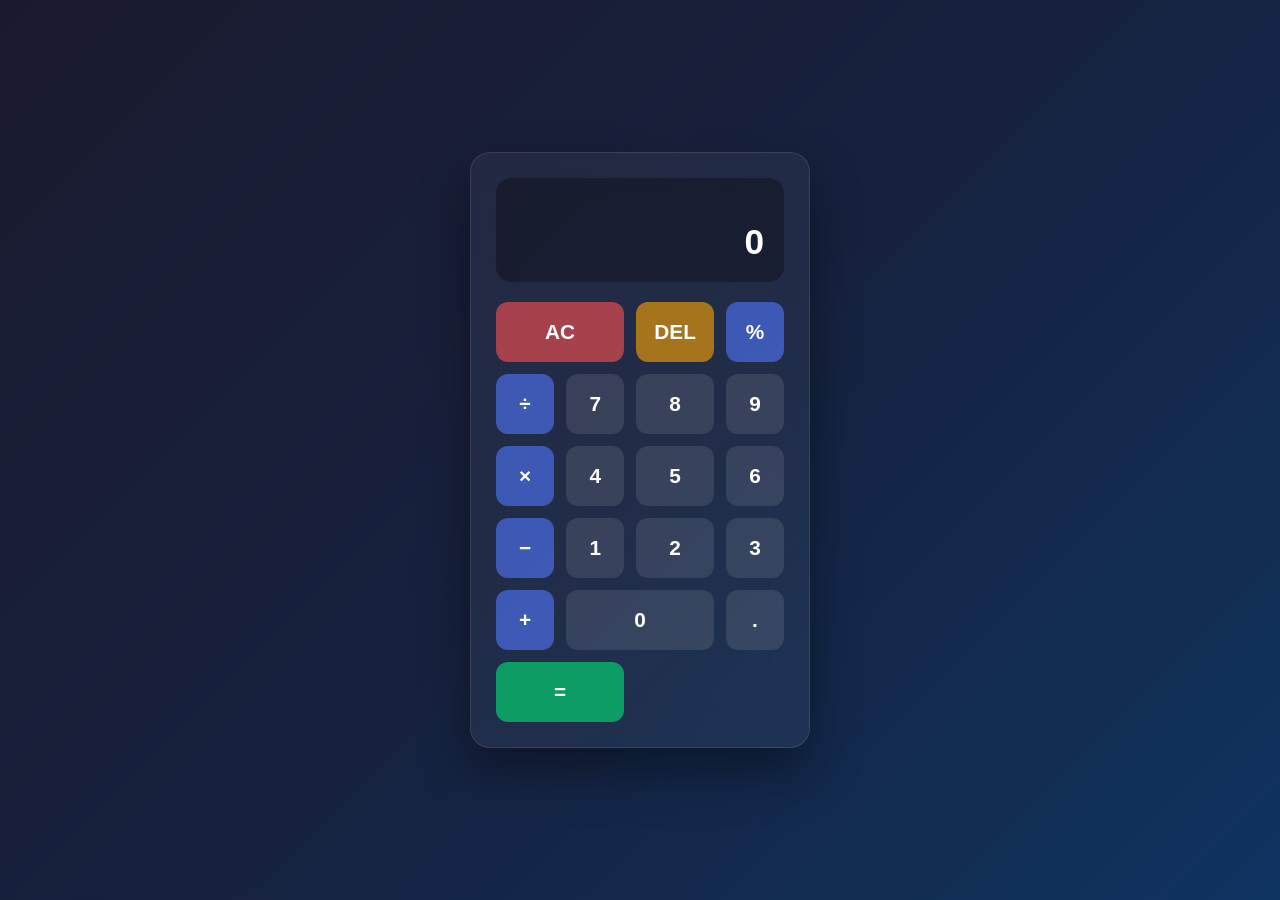
<file: Task2_Calculator/index.html>
<!DOCTYPE html>
<html lang="en">
<head>
    <meta charset="UTF-8">
    <meta name="viewport" content="width=device-width, initial-scale=1.0">
    <title>Calculator</title>
    <link rel="stylesheet" href="styles.css">
</head>
<body>
    <div class="calculator">
        <div class="display">
            <div class="previous-operand" id="previousOperand"></div>
            <div class="current-operand" id="currentOperand">0</div>
        </div>
        <div class="buttons">
            <button class="btn clear" data-action="clear">AC</button>
            <button class="btn delete" data-action="delete">DEL</button>
            <button class="btn operator" data-action="operator" data-value="%">%</button>
            <button class="btn operator" data-action="operator" data-value="/">&divide;</button>

            <button class="btn number" data-action="number" data-value="7">7</button>
            <button class="btn number" data-action="number" data-value="8">8</button>
            <button class="btn number" data-action="number" data-value="9">9</button>
            <button class="btn operator" data-action="operator" data-value="*">&times;</button>

            <button class="btn number" data-action="number" data-value="4">4</button>
            <button class="btn number" data-action="number" data-value="5">5</button>
            <button class="btn number" data-action="number" data-value="6">6</button>
            <button class="btn operator" data-action="operator" data-value="-">&minus;</button>

            <button class="btn number" data-action="number" data-value="1">1</button>
            <button class="btn number" data-action="number" data-value="2">2</button>
            <button class="btn number" data-action="number" data-value="3">3</button>
            <button class="btn operator" data-action="operator" data-value="+">+</button>

            <button class="btn number zero" data-action="number" data-value="0">0</button>
            <button class="btn number" data-action="number" data-value=".">.</button>
            <button class="btn equals" data-action="equals">=</button>
        </div>
    </div>
    <script src="script.js"></script>
</body>
</html>
</file>
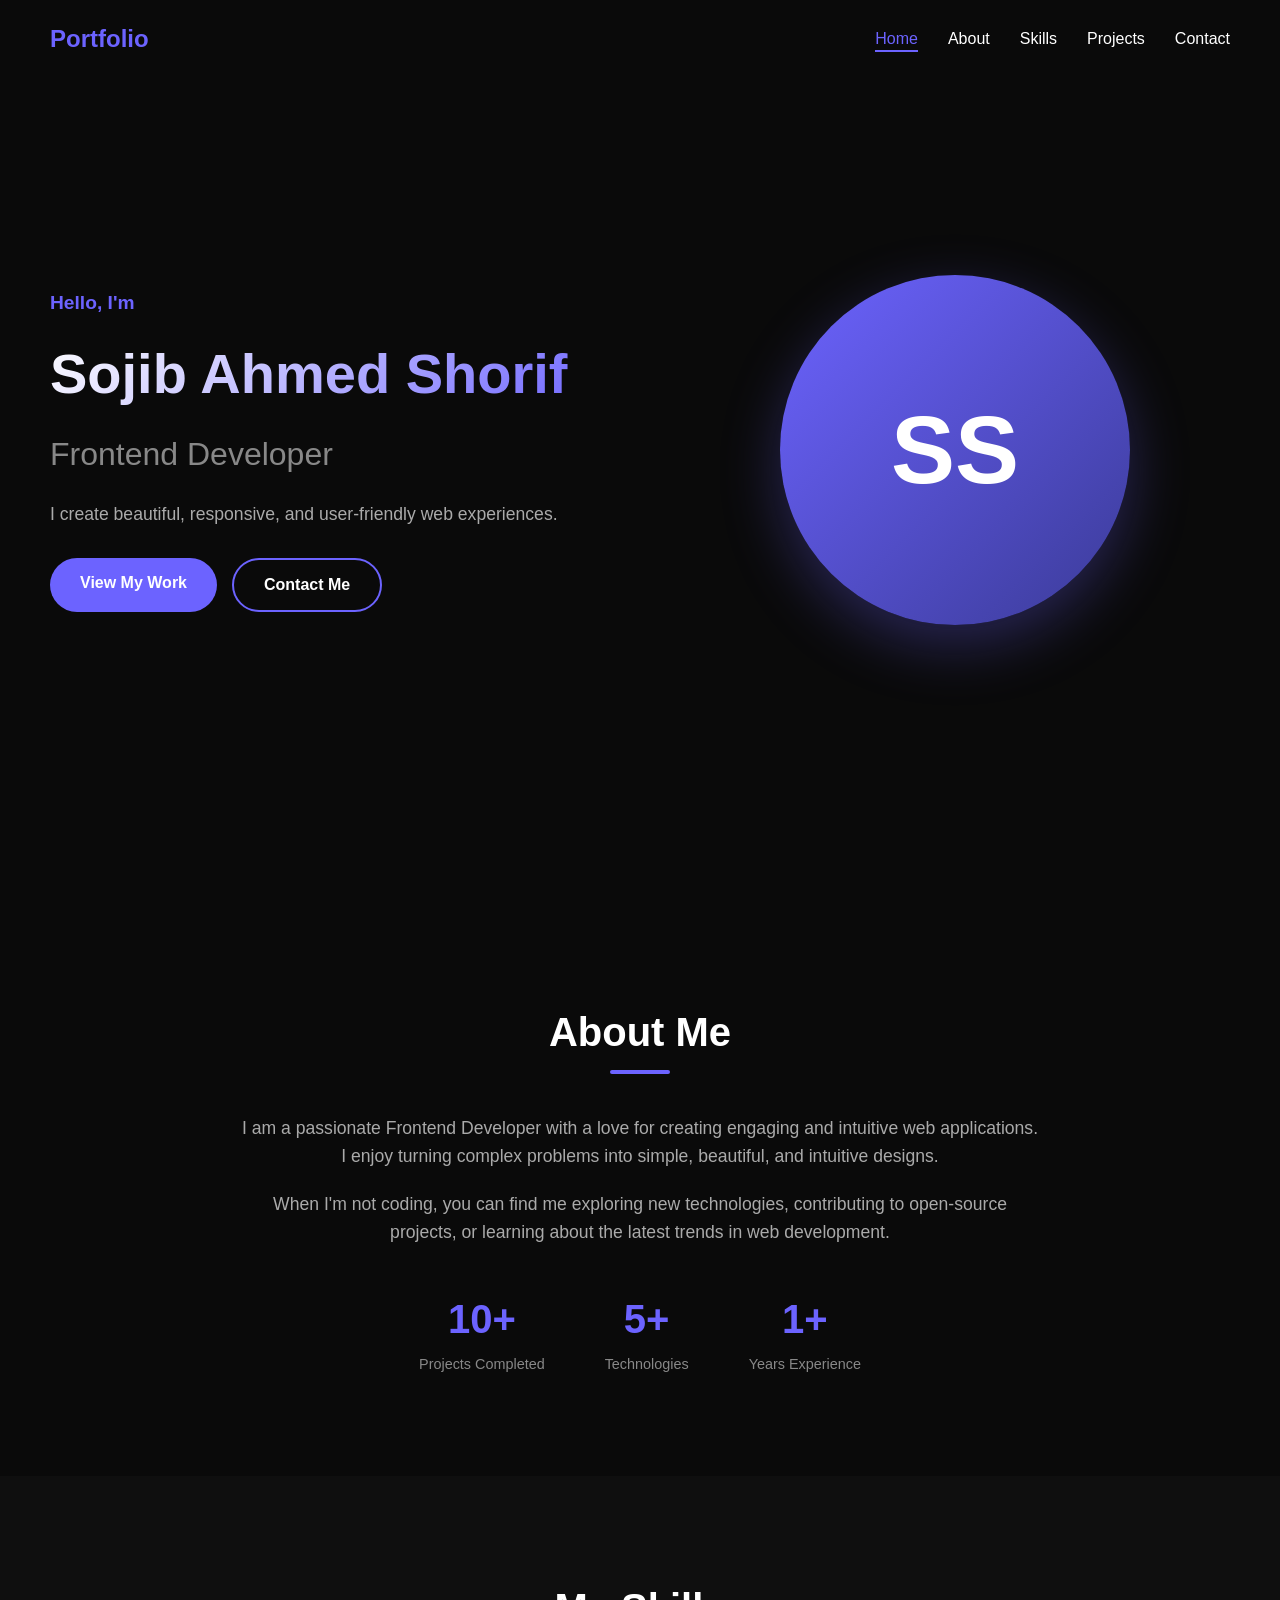
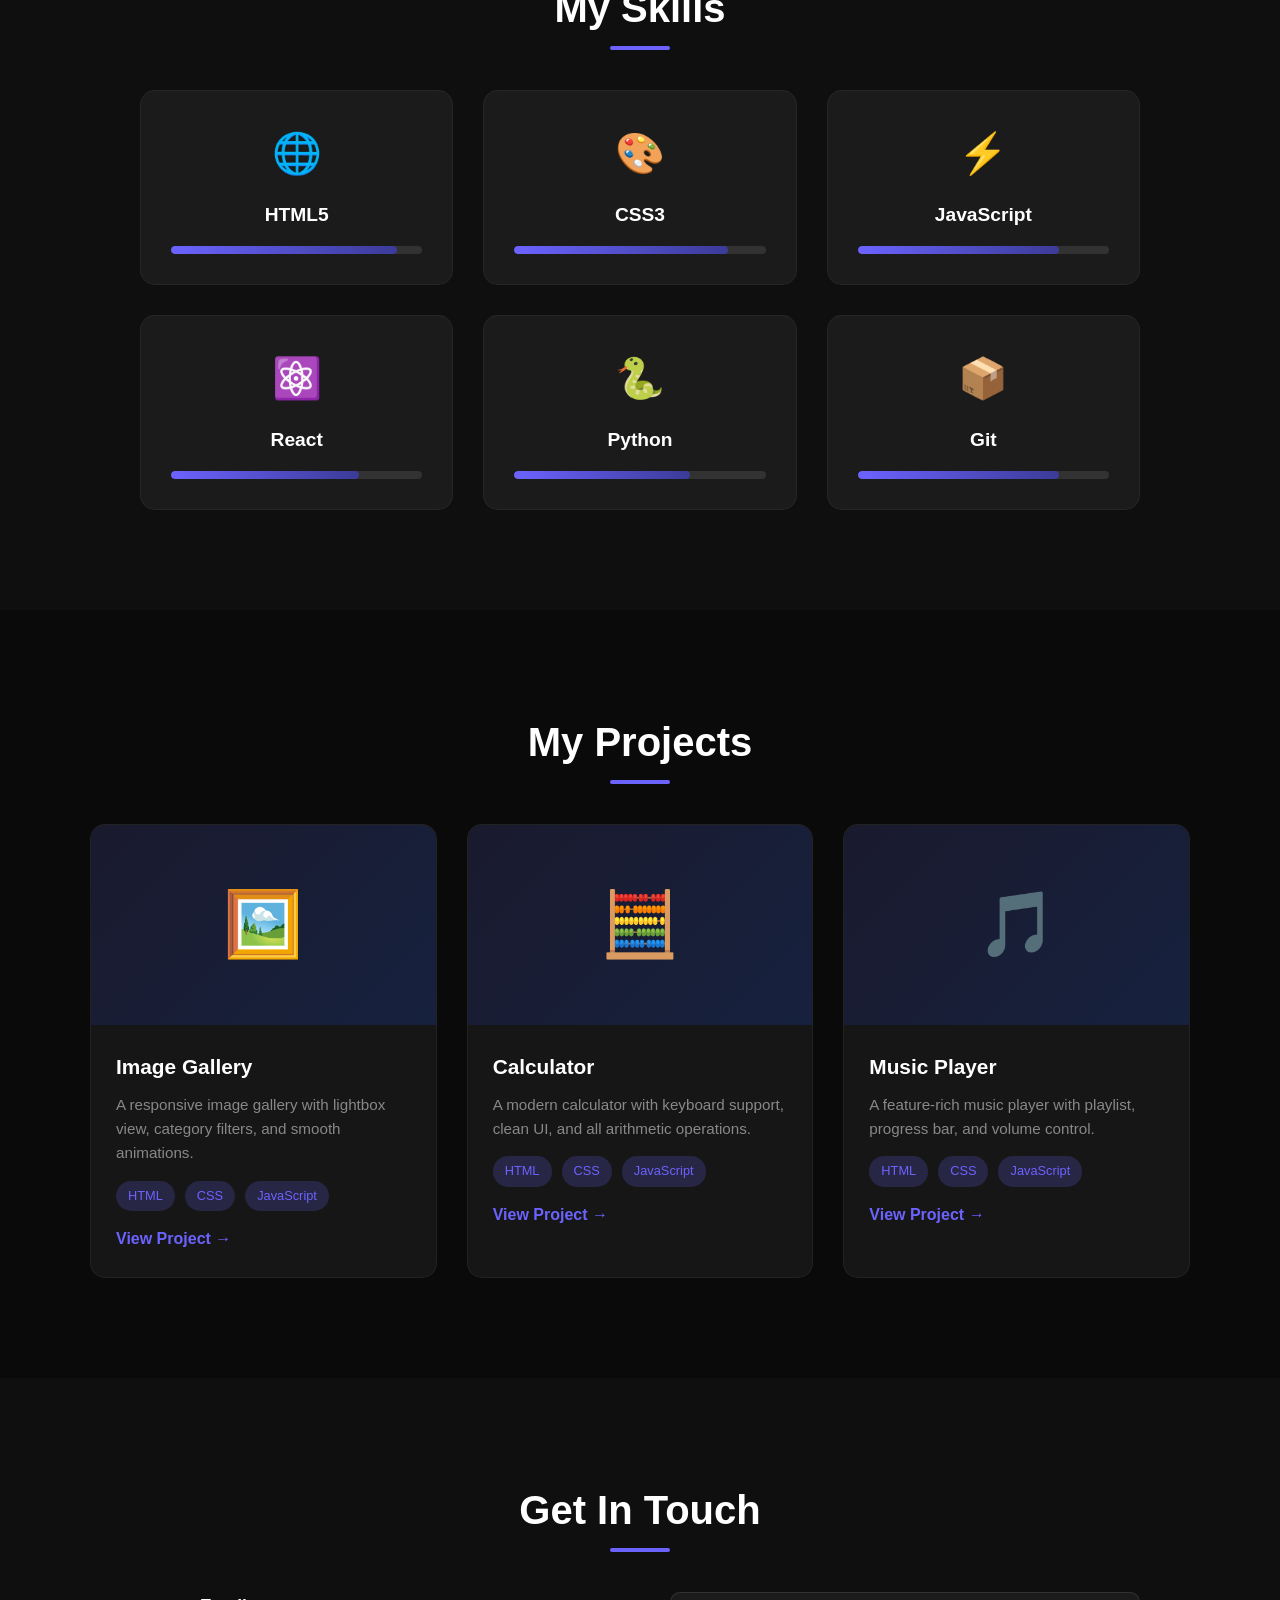
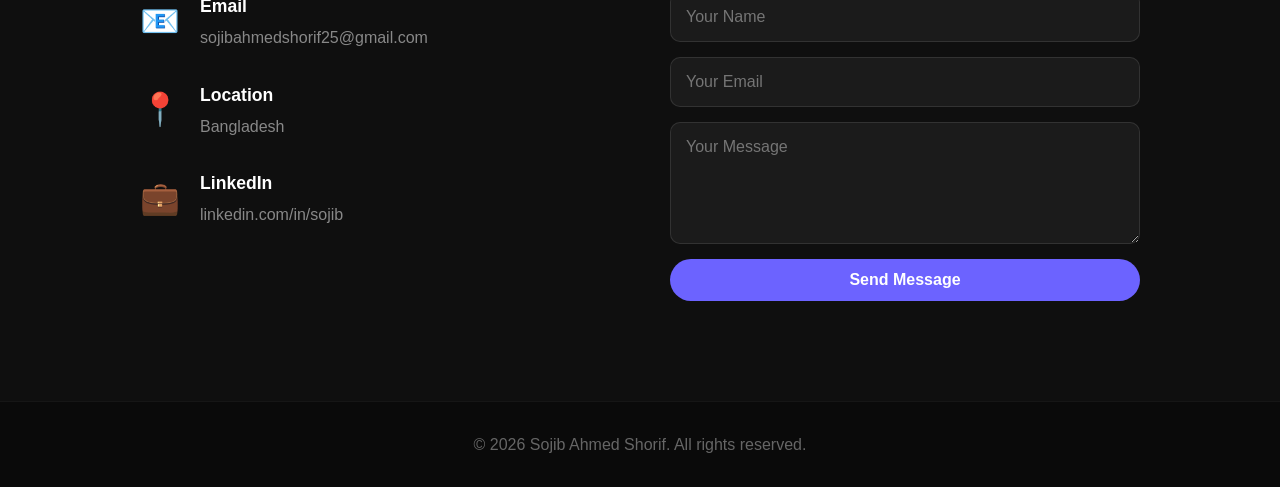
<file: Task3_Portfolio/index.html>
<!DOCTYPE html>
<html lang="en">
<head>
    <meta charset="UTF-8">
    <meta name="viewport" content="width=device-width, initial-scale=1.0">
    <title>Portfolio - Sojib Ahmed Shorif</title>
    <link rel="stylesheet" href="styles.css">
</head>
<body>
    <nav class="navbar" id="navbar">
        <div class="nav-brand">Portfolio</div>
        <ul class="nav-links">
            <li><a href="#home" class="nav-link active">Home</a></li>
            <li><a href="#about" class="nav-link">About</a></li>
            <li><a href="#skills" class="nav-link">Skills</a></li>
            <li><a href="#projects" class="nav-link">Projects</a></li>
            <li><a href="#contact" class="nav-link">Contact</a></li>
        </ul>
        <div class="hamburger" id="hamburger">
            <span></span>
            <span></span>
            <span></span>
        </div>
    </nav>

    <section class="hero" id="home">
        <div class="hero-content">
            <p class="greeting">Hello, I'm</p>
            <h1 class="name">Sojib Ahmed Shorif</h1>
            <h2 class="title">Frontend Developer</h2>
            <p class="description">I create beautiful, responsive, and user-friendly web experiences.</p>
            <div class="hero-buttons">
                <a href="#projects" class="btn btn-primary">View My Work</a>
                <a href="#contact" class="btn btn-secondary">Contact Me</a>
            </div>
        </div>
        <div class="hero-image">
            <div class="profile-circle">
                <span>SS</span>
            </div>
        </div>
    </section>

    <section class="about" id="about">
        <h2 class="section-title">About Me</h2>
        <div class="about-content">
            <div class="about-text">
                <p>I am a passionate Frontend Developer with a love for creating engaging and intuitive web applications. I enjoy turning complex problems into simple, beautiful, and intuitive designs.</p>
                <p>When I'm not coding, you can find me exploring new technologies, contributing to open-source projects, or learning about the latest trends in web development.</p>
                <div class="about-stats">
                    <div class="stat">
                        <span class="stat-number">10+</span>
                        <span class="stat-label">Projects Completed</span>
                    </div>
                    <div class="stat">
                        <span class="stat-number">5+</span>
                        <span class="stat-label">Technologies</span>
                    </div>
                    <div class="stat">
                        <span class="stat-number">1+</span>
                        <span class="stat-label">Years Experience</span>
                    </div>
                </div>
            </div>
        </div>
    </section>

    <section class="skills" id="skills">
        <h2 class="section-title">My Skills</h2>
        <div class="skills-grid">
            <div class="skill-card">
                <div class="skill-icon">🌐</div>
                <h3>HTML5</h3>
                <div class="skill-bar">
                    <div class="skill-progress" data-progress="90"></div>
                </div>
            </div>
            <div class="skill-card">
                <div class="skill-icon">🎨</div>
                <h3>CSS3</h3>
                <div class="skill-bar">
                    <div class="skill-progress" data-progress="85"></div>
                </div>
            </div>
            <div class="skill-card">
                <div class="skill-icon">⚡</div>
                <h3>JavaScript</h3>
                <div class="skill-bar">
                    <div class="skill-progress" data-progress="80"></div>
                </div>
            </div>
            <div class="skill-card">
                <div class="skill-icon">⚛️</div>
                <h3>React</h3>
                <div class="skill-bar">
                    <div class="skill-progress" data-progress="75"></div>
                </div>
            </div>
            <div class="skill-card">
                <div class="skill-icon">🐍</div>
                <h3>Python</h3>
                <div class="skill-bar">
                    <div class="skill-progress" data-progress="70"></div>
                </div>
            </div>
            <div class="skill-card">
                <div class="skill-icon">📦</div>
                <h3>Git</h3>
                <div class="skill-bar">
                    <div class="skill-progress" data-progress="80"></div>
                </div>
            </div>
        </div>
    </section>

    <section class="projects" id="projects">
        <h2 class="section-title">My Projects</h2>
        <div class="projects-grid">
            <div class="project-card">
                <div class="project-image">
                    <div class="project-placeholder">🖼️</div>
                </div>
                <div class="project-info">
                    <h3>Image Gallery</h3>
                    <p>A responsive image gallery with lightbox view, category filters, and smooth animations.</p>
                    <div class="project-tags">
                        <span>HTML</span>
                        <span>CSS</span>
                        <span>JavaScript</span>
                    </div>
                    <a href="#" class="project-link">View Project →</a>
                </div>
            </div>
            <div class="project-card">
                <div class="project-image">
                    <div class="project-placeholder">🧮</div>
                </div>
                <div class="project-info">
                    <h3>Calculator</h3>
                    <p>A modern calculator with keyboard support, clean UI, and all arithmetic operations.</p>
                    <div class="project-tags">
                        <span>HTML</span>
                        <span>CSS</span>
                        <span>JavaScript</span>
                    </div>
                    <a href="#" class="project-link">View Project →</a>
                </div>
            </div>
            <div class="project-card">
                <div class="project-image">
                    <div class="project-placeholder">🎵</div>
                </div>
                <div class="project-info">
                    <h3>Music Player</h3>
                    <p>A feature-rich music player with playlist, progress bar, and volume control.</p>
                    <div class="project-tags">
                        <span>HTML</span>
                        <span>CSS</span>
                        <span>JavaScript</span>
                    </div>
                    <a href="#" class="project-link">View Project →</a>
                </div>
            </div>
        </div>
    </section>

    <section class="contact" id="contact">
        <h2 class="section-title">Get In Touch</h2>
        <div class="contact-content">
            <div class="contact-info">
                <div class="contact-item">
                    <span class="contact-icon">📧</span>
                    <div>
                        <h3>Email</h3>
                        <p>sojibahmedshorif25@gmail.com</p>
                    </div>
                </div>
                <div class="contact-item">
                    <span class="contact-icon">📍</span>
                    <div>
                        <h3>Location</h3>
                        <p>Bangladesh</p>
                    </div>
                </div>
                <div class="contact-item">
                    <span class="contact-icon">💼</span>
                    <div>
                        <h3>LinkedIn</h3>
                        <p>linkedin.com/in/sojib</p>
                    </div>
                </div>
            </div>
            <form class="contact-form" id="contactForm">
                <input type="text" placeholder="Your Name" required>
                <input type="email" placeholder="Your Email" required>
                <textarea placeholder="Your Message" rows="5" required></textarea>
                <button type="submit" class="btn btn-primary">Send Message</button>
            </form>
        </div>
    </section>

    <footer class="footer">
        <p>&copy; 2026 Sojib Ahmed Shorif. All rights reserved.</p>
    </footer>

    <script src="script.js"></script>
</body>
</html>
</file>
<file: Task2_Calculator/styles.css>
* {
    margin: 0;
    padding: 0;
    box-sizing: border-box;
}

body {
    display: flex;
    justify-content: center;
    align-items: center;
    min-height: 100vh;
    background: linear-gradient(135deg, #1a1a2e, #16213e, #0f3460);
    font-family: 'Segoe UI', Tahoma, Geneva, Verdana, sans-serif;
}

.calculator {
    background: rgba(255, 255, 255, 0.05);
    backdrop-filter: blur(20px);
    border-radius: 20px;
    padding: 25px;
    box-shadow: 0 25px 50px rgba(0, 0, 0, 0.4);
    border: 1px solid rgba(255, 255, 255, 0.1);
    width: 340px;
}

.display {
    background: rgba(0, 0, 0, 0.3);
    border-radius: 15px;
    padding: 20px;
    margin-bottom: 20px;
    min-height: 90px;
    display: flex;
    flex-direction: column;
    justify-content: flex-end;
    align-items: flex-end;
    word-break: break-all;
}

.previous-operand {
    color: rgba(255, 255, 255, 0.5);
    font-size: 1rem;
    min-height: 24px;
}

.current-operand {
    color: #fff;
    font-size: 2.2rem;
    font-weight: 600;
}

.buttons {
    display: grid;
    grid-template-columns: repeat(4, 1fr);
    gap: 12px;
}

.btn {
    padding: 18px;
    font-size: 1.3rem;
    border: none;
    border-radius: 12px;
    cursor: pointer;
    transition: all 0.2s ease;
    font-weight: 600;
}

.btn:hover {
    transform: translateY(-2px);
    box-shadow: 0 5px 15px rgba(0, 0, 0, 0.3);
}

.btn:active {
    transform: translateY(0);
}

.number {
    background: rgba(255, 255, 255, 0.1);
    color: #fff;
}

.number:hover {
    background: rgba(255, 255, 255, 0.2);
}

.operator {
    background: rgba(83, 120, 255, 0.6);
    color: #fff;
}

.operator:hover {
    background: rgba(83, 120, 255, 0.8);
}

.clear {
    background: rgba(255, 82, 82, 0.6);
    color: #fff;
    grid-column: span 2;
}

.clear:hover {
    background: rgba(255, 82, 82, 0.8);
}

.delete {
    background: rgba(255, 165, 0, 0.6);
    color: #fff;
}

.delete:hover {
    background: rgba(255, 165, 0, 0.8);
}

.equals {
    background: rgba(0, 230, 118, 0.6);
    color: #fff;
    grid-column: span 2;
}

.equals:hover {
    background: rgba(0, 230, 118, 0.8);
}

.zero {
    grid-column: span 2;
}

@media (max-width: 400px) {
    .calculator {
        width: 300px;
        padding: 15px;
    }

    .btn {
        padding: 15px;
        font-size: 1.1rem;
    }

    .current-operand {
        font-size: 1.8rem;
    }
}
</file>
<file: Task3_Portfolio/styles.css>
* {
    margin: 0;
    padding: 0;
    box-sizing: border-box;
}

html {
    scroll-behavior: smooth;
}

body {
    font-family: 'Segoe UI', Tahoma, Geneva, Verdana, sans-serif;
    background: #0a0a0a;
    color: #fff;
    line-height: 1.6;
}

/* Navbar */
.navbar {
    position: fixed;
    top: 0;
    width: 100%;
    padding: 20px 50px;
    display: flex;
    justify-content: space-between;
    align-items: center;
    z-index: 1000;
    transition: all 0.3s ease;
}

.navbar.scrolled {
    background: rgba(10, 10, 10, 0.95);
    backdrop-filter: blur(10px);
    padding: 15px 50px;
    box-shadow: 0 2px 20px rgba(0, 0, 0, 0.5);
}

.nav-brand {
    font-size: 1.5rem;
    font-weight: 700;
    color: #6c63ff;
}

.nav-links {
    display: flex;
    list-style: none;
    gap: 30px;
}

.nav-link {
    color: #fff;
    text-decoration: none;
    font-weight: 500;
    transition: color 0.3s ease;
    position: relative;
}

.nav-link::after {
    content: '';
    position: absolute;
    bottom: -5px;
    left: 0;
    width: 0;
    height: 2px;
    background: #6c63ff;
    transition: width 0.3s ease;
}

.nav-link:hover::after,
.nav-link.active::after {
    width: 100%;
}

.nav-link:hover,
.nav-link.active {
    color: #6c63ff;
}

.hamburger {
    display: none;
    flex-direction: column;
    cursor: pointer;
    gap: 5px;
}

.hamburger span {
    width: 25px;
    height: 3px;
    background: #fff;
    transition: all 0.3s ease;
}

/* Hero */
.hero {
    min-height: 100vh;
    display: flex;
    justify-content: center;
    align-items: center;
    padding: 100px 50px;
    gap: 80px;
}

.hero-content {
    flex: 1;
    max-width: 600px;
}

.greeting {
    color: #6c63ff;
    font-size: 1.2rem;
    font-weight: 600;
    margin-bottom: 10px;
}

.name {
    font-size: 3.5rem;
    font-weight: 800;
    margin-bottom: 10px;
    background: linear-gradient(135deg, #fff, #6c63ff);
    -webkit-background-clip: text;
    -webkit-text-fill-color: transparent;
    background-clip: text;
}

.title {
    font-size: 2rem;
    color: #888;
    margin-bottom: 20px;
    font-weight: 400;
}

.description {
    color: #aaa;
    font-size: 1.1rem;
    margin-bottom: 30px;
}

.hero-buttons {
    display: flex;
    gap: 15px;
}

.btn {
    padding: 12px 30px;
    border-radius: 30px;
    font-size: 1rem;
    font-weight: 600;
    text-decoration: none;
    cursor: pointer;
    transition: all 0.3s ease;
    border: none;
}

.btn-primary {
    background: #6c63ff;
    color: #fff;
}

.btn-primary:hover {
    background: #5a52d5;
    transform: translateY(-3px);
    box-shadow: 0 10px 30px rgba(108, 99, 255, 0.4);
}

.btn-secondary {
    background: transparent;
    color: #fff;
    border: 2px solid #6c63ff;
}

.btn-secondary:hover {
    background: #6c63ff;
    transform: translateY(-3px);
}

.hero-image {
    flex: 1;
    display: flex;
    justify-content: center;
}

.profile-circle {
    width: 350px;
    height: 350px;
    border-radius: 50%;
    background: linear-gradient(135deg, #6c63ff, #3b3b98);
    display: flex;
    justify-content: center;
    align-items: center;
    font-size: 6rem;
    font-weight: 700;
    color: #fff;
    box-shadow: 0 20px 60px rgba(108, 99, 255, 0.3);
    animation: float 3s ease-in-out infinite;
}

@keyframes float {
    0%, 100% { transform: translateY(0); }
    50% { transform: translateY(-20px); }
}

/* Sections */
.section-title {
    text-align: center;
    font-size: 2.5rem;
    margin-bottom: 50px;
    position: relative;
}

.section-title::after {
    content: '';
    position: absolute;
    bottom: -10px;
    left: 50%;
    transform: translateX(-50%);
    width: 60px;
    height: 4px;
    background: #6c63ff;
    border-radius: 2px;
}

/* About */
.about {
    padding: 100px 50px;
    max-width: 900px;
    margin: 0 auto;
}

.about-text p {
    color: #aaa;
    font-size: 1.1rem;
    margin-bottom: 20px;
    text-align: center;
}

.about-stats {
    display: flex;
    justify-content: center;
    gap: 60px;
    margin-top: 40px;
}

.stat {
    text-align: center;
}

.stat-number {
    display: block;
    font-size: 2.5rem;
    font-weight: 700;
    color: #6c63ff;
}

.stat-label {
    color: #888;
    font-size: 0.9rem;
}

/* Skills */
.skills {
    padding: 100px 50px;
    background: rgba(255, 255, 255, 0.02);
}

.skills-grid {
    display: grid;
    grid-template-columns: repeat(auto-fit, minmax(250px, 1fr));
    gap: 30px;
    max-width: 1000px;
    margin: 0 auto;
}

.skill-card {
    background: rgba(255, 255, 255, 0.05);
    padding: 30px;
    border-radius: 15px;
    text-align: center;
    transition: transform 0.3s ease;
    border: 1px solid rgba(255, 255, 255, 0.05);
}

.skill-card:hover {
    transform: translateY(-10px);
}

.skill-icon {
    font-size: 2.5rem;
    margin-bottom: 15px;
}

.skill-card h3 {
    margin-bottom: 15px;
    font-size: 1.2rem;
}

.skill-bar {
    height: 8px;
    background: rgba(255, 255, 255, 0.1);
    border-radius: 4px;
    overflow: hidden;
}

.skill-progress {
    height: 100%;
    background: linear-gradient(90deg, #6c63ff, #3b3b98);
    border-radius: 4px;
    width: 0;
    transition: width 1.5s ease;
}

/* Projects */
.projects {
    padding: 100px 50px;
    max-width: 1200px;
    margin: 0 auto;
}

.projects-grid {
    display: grid;
    grid-template-columns: repeat(auto-fit, minmax(320px, 1fr));
    gap: 30px;
}

.project-card {
    background: rgba(255, 255, 255, 0.05);
    border-radius: 15px;
    overflow: hidden;
    transition: transform 0.3s ease;
    border: 1px solid rgba(255, 255, 255, 0.05);
}

.project-card:hover {
    transform: translateY(-10px);
}

.project-image {
    height: 200px;
    background: linear-gradient(135deg, #1a1a2e, #16213e);
    display: flex;
    justify-content: center;
    align-items: center;
}

.project-placeholder {
    font-size: 4rem;
}

.project-info {
    padding: 25px;
}

.project-info h3 {
    font-size: 1.3rem;
    margin-bottom: 10px;
}

.project-info p {
    color: #888;
    font-size: 0.95rem;
    margin-bottom: 15px;
}

.project-tags {
    display: flex;
    gap: 10px;
    margin-bottom: 15px;
}

.project-tags span {
    background: rgba(108, 99, 255, 0.2);
    color: #6c63ff;
    padding: 5px 12px;
    border-radius: 15px;
    font-size: 0.8rem;
}

.project-link {
    color: #6c63ff;
    text-decoration: none;
    font-weight: 600;
    transition: color 0.3s ease;
}

.project-link:hover {
    color: #8b83ff;
}

/* Contact */
.contact {
    padding: 100px 50px;
    background: rgba(255, 255, 255, 0.02);
}

.contact-content {
    display: flex;
    gap: 60px;
    max-width: 1000px;
    margin: 0 auto;
    flex-wrap: wrap;
}

.contact-info {
    flex: 1;
    min-width: 280px;
}

.contact-item {
    display: flex;
    align-items: center;
    gap: 20px;
    margin-bottom: 30px;
}

.contact-icon {
    font-size: 2rem;
}

.contact-item h3 {
    font-size: 1.1rem;
    margin-bottom: 5px;
}

.contact-item p {
    color: #888;
}

.contact-form {
    flex: 1;
    min-width: 280px;
    display: flex;
    flex-direction: column;
    gap: 15px;
}

.contact-form input,
.contact-form textarea {
    padding: 15px;
    border-radius: 10px;
    border: 1px solid rgba(255, 255, 255, 0.1);
    background: rgba(255, 255, 255, 0.05);
    color: #fff;
    font-size: 1rem;
    font-family: inherit;
    transition: border-color 0.3s ease;
}

.contact-form input:focus,
.contact-form textarea:focus {
    outline: none;
    border-color: #6c63ff;
}

.contact-form textarea {
    resize: vertical;
}

/* Footer */
.footer {
    text-align: center;
    padding: 30px;
    color: #666;
    border-top: 1px solid rgba(255, 255, 255, 0.05);
}

/* Responsive */
@media (max-width: 768px) {
    .navbar {
        padding: 15px 20px;
    }

    .nav-links {
        position: fixed;
        top: 0;
        right: -100%;
        width: 70%;
        height: 100vh;
        background: rgba(10, 10, 10, 0.98);
        flex-direction: column;
        justify-content: center;
        align-items: center;
        transition: right 0.3s ease;
    }

    .nav-links.active {
        right: 0;
    }

    .hamburger {
        display: flex;
        z-index: 1001;
    }

    .hero {
        flex-direction: column;
        padding: 100px 20px;
        text-align: center;
    }

    .name {
        font-size: 2.5rem;
    }

    .hero-buttons {
        justify-content: center;
    }

    .profile-circle {
        width: 200px;
        height: 200px;
        font-size: 3.5rem;
    }

    .about-stats {
        gap: 30px;
    }

    .about,
    .skills,
    .projects,
    .contact {
        padding: 60px 20px;
    }
}

/* Animations */
.fade-in {
    opacity: 0;
    transform: translateY(30px);
    transition: opacity 0.6s ease, transform 0.6s ease;
}

.fade-in.visible {
    opacity: 1;
    transform: translateY(0);
}
</file>
